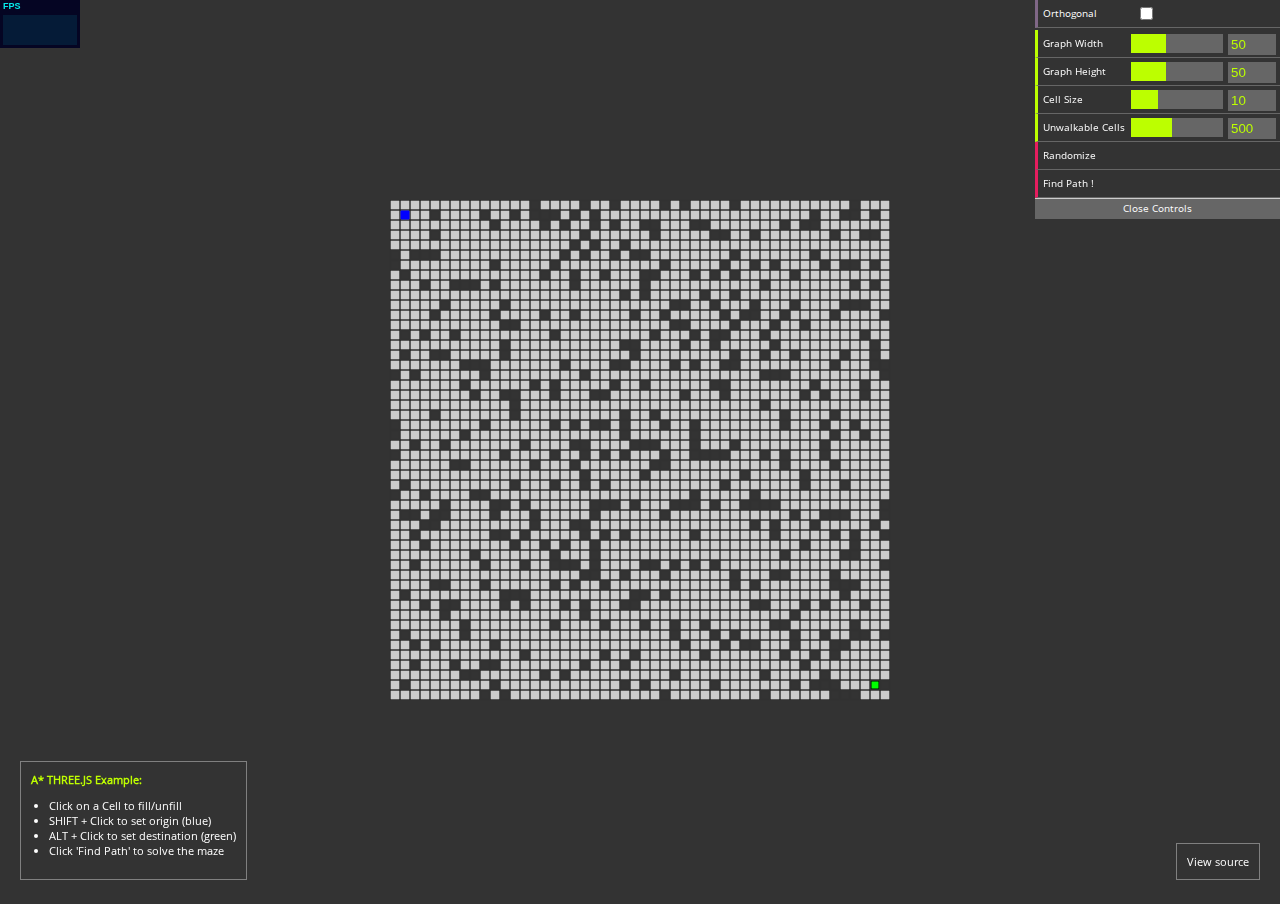
<file: examples/2d/index.html>
<!DOCTYPE html>
<html lang="en">
<head>
    <meta charset="UTF-8">
    <title>ASTAR </title>
    <link rel="stylesheet" type="text/css" href="../css/main.css"/>
    <script src="../../libs/createjs-2015.11.26.min.js"></script>
    <script src="../../libs/stats.min.js"></script>
    <script src="../../libs/dat.gui.min.js"></script>
    <script src="../../js/AStar.js"></script>
    <script src="js/MapView.js"></script>
    <link rel="stylesheet" type="text/css" href="../css/gui.css"/>

    <script>
        var stage;
        var graph
        var view;

        var settings = {orthogonal: false, numBlocks: 500, width:50, height:50, cellSize:10}


        function init() {

            stage = new createjs.Stage("playground");
            graph = new AStarGraph(settings.width, settings.height);

            randomize(settings.numBlocks);

            view = new MapView(graph, settings.cellSize);
            stage.addChild(view);
            createjs.Ticker.addEventListener("tick", stage);

            //GUI Settings
            var gui = new dat.GUI();
            gui.add(settings, 'orthogonal').name('Orthogonal');


            var width = gui.add(settings, 'width', 20, 100).step(1).name('Graph Width')
            var height = gui.add(settings, 'height', 20, 100).step(1).name('Graph Height')
            var cellSize = gui.add(settings, 'cellSize', 6, 20).step(1).name('Cell Size');

            width.onFinishChange(function (value) {
                graph.clear();
                graph = new AStarGraph(value, settings.height);
                randomize(settings.numBlocks);
                view.setup(graph, settings.cellSize)
                resize()

            })

            height.onFinishChange(function (value) {
                graph.clear();
                graph = new AStarGraph(settings.width, value);
                randomize(settings.numBlocks);
                view.setup(graph, settings.cellSize)
                resize()

            })
            cellSize.onFinishChange(function (value) {
                graph.clear();
                graph = new AStarGraph(settings.width, settings.height);
                randomize(settings.numBlocks);
                view.setup(graph, settings.cellSize)
                resize()

            })

            var numBlocks = gui.add(settings, 'numBlocks', 100, 1000).step(1).name('Unwalkable Cells').listen();

            numBlocks.onFinishChange(function (value) {
                graph.clear();
                randomize(parseInt(value))
                view.drawMap()
            })

            gui.add({
                randomize: function () {
                    graph.clear()
                    randomize(settings.numBlocks)
                    view.drawMap()
                }
            }, "randomize").name("Randomize")

            gui.add({
                solve: function () {
                    solve()
                }
            }, "solve").name("Find Path !")

            stats = new Stats();
            stats.domElement.style.position = 'absolute';
            stats.domElement.style.bottom = '0px';
            stats.domElement.style.left = '0px';
            stats.domElement.style.zIndex = 100;
            document.body.appendChild(stats.domElement);

            update();

            view.on("mousedown", function (evt) {
                view.solutionView.graphics.clear();
                document.getElementById('result').innerHTML = "";
                var x = parseInt((evt.stageX-view.x) / view.cellSize);
                var y = parseInt((evt.stageY-view.y) / view.cellSize);

                if (evt.nativeEvent.shiftKey) {
                    view.originView.x = x * view.cellSize;
                    view.originView.y = y * view.cellSize;
                    view.origin.x = x;
                    view.origin.y = y;
                    return;
                }
                else if (evt.nativeEvent.altKey) {
                    view.destinationView.x = x * view.cellSize;
                    view.destinationView.y = y * view.cellSize;
                    view.destination.x = x;
                    view.destination.y = y;
                    return;
                }
                graph.getCellAt(x, y).walkable = !graph.getCellAt(x, y).walkable;
                if(graph.getCellAt(x, y).walkable)
                    settings.numBlocks--;
                else
                    settings.numBlocks++;
                view.drawMap();

            })
            resize();
        }


        update = function () {
            requestAnimationFrame(update);
            stats.update();
        }


        solve = function () {

            if(!graph.getCellAt(view.destination.x, view.destination.y).walkable)
                graph.getCellAt(view.destination.x, view.destination.y).walkable=true;

            view.clearSolution()
            document.getElementById('result').innerHTML = "";

            var solution = graph.solve(view.origin, view.destination, settings.orthogonal);
            var message=""
            switch (solution.description) {
                case AStarGraph.INVALID_DESTINATION:
                    message = "Destination point is filled!"
                    break;
                case AStarGraph.NO_PATH:
                    message="No path beetween points!"
                    break;
                case AStarGraph.TOO_LONG:
                    message = "Too many !"
                    break;
                case AStarGraph.UNSOLVED:
                    message = "Unable to find path"
                    break;
                case AStarGraph.SOLVED:
                    message = "Path found!";
                    if (solution.path != null) {
                        message += "(" + solution.path.length + " steps)";
                        view.showSolution(solution.path)
                    }
                    break;
            }
            document.getElementById('result').innerHTML = message;
        }


        function randomize(fills) {
            document.getElementById('result').innerHTML = "";
            for (var i = 0; i < fills; i++) {
                var x = parseInt(Math.random() * settings.width);
                var y = parseInt(Math.random() * settings.height);
                graph.getCellAt(x, y).walkable = false;
            }
        }

        function resize() {
            stage.canvas.width = window.innerWidth;
            stage.canvas.height = window.innerHeight;
            view.x = (stage.canvas.width - view.width) * .5;
            view.y = (stage.canvas.height - view.height) * .5;
        }

        window.addEventListener('resize', resize, false);
    </script>
</head>

<body onload="init()">
    <canvas id="playground"></canvas>
    <div id="result"></div>
    <div id="msg">
        <span style="color:#BFFF00; font-weight: bold">A* THREE.JS Example:</span>
        <ul>
            <li>Click on a Cell to fill/unfill </li>
            <li>SHIFT + Click to set origin      (blue)</li>
            <li>ALT   + Click to set destination (green)</li>
            <li>Click 'Find Path' to solve the maze</li>
        </ul>
    </div>

    <a href="https://github.com/erosmarcon/astar-js/blob/master/examples/2d/index.html" target="_blank">
        <div class="view-source">View source</div>
    </a>
</body>
</html>
</file>
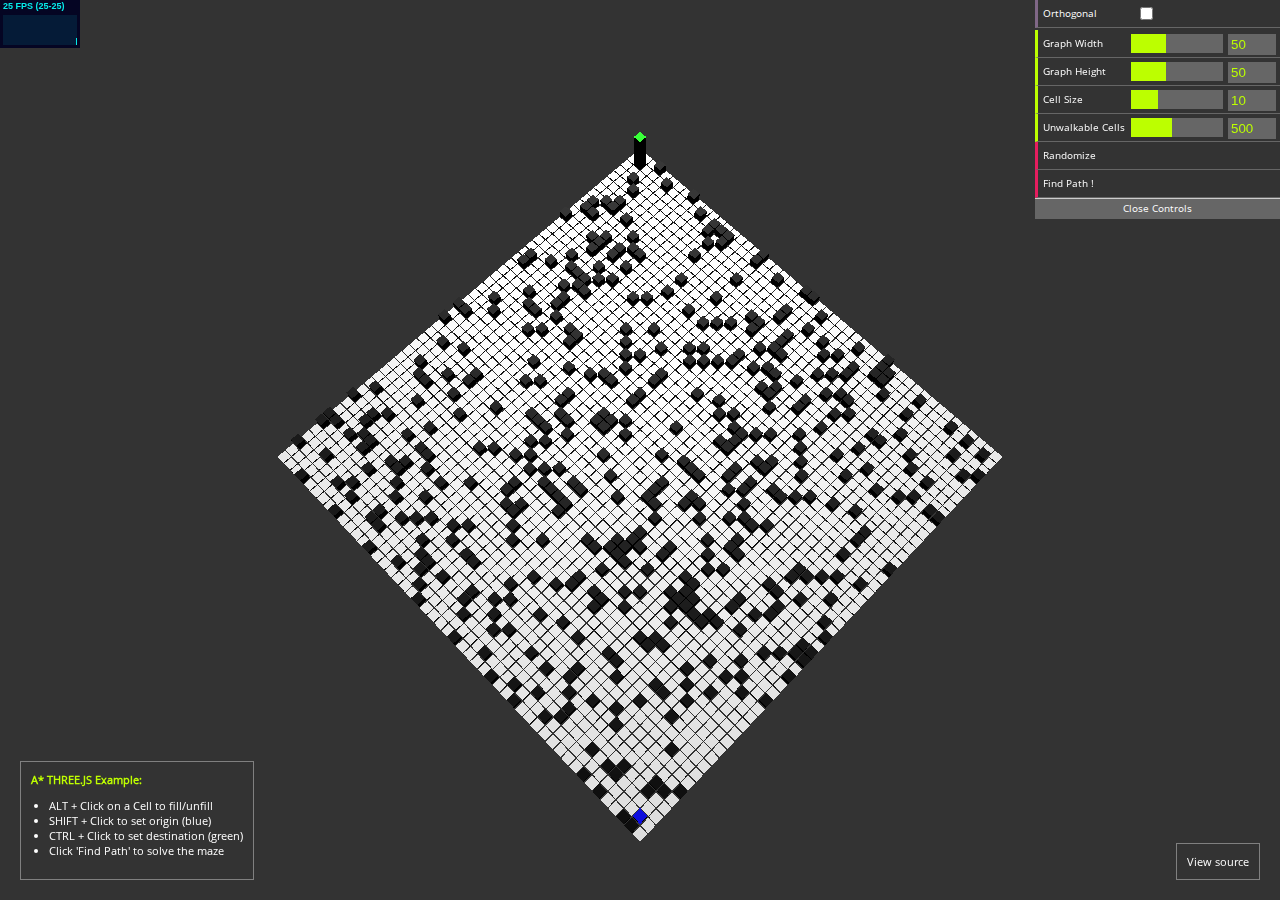
<file: examples/3d/index.html>
<!DOCTYPE html>
<html lang="en">
<head>
    <meta charset="UTF-8">
    <title>ASTAR </title>
    <link rel="stylesheet" type="text/css" href="../css/main.css"/>

    <script src="../../libs/three.min.js"></script>
    <script src="../../libs/dat.gui.min.js"></script>
    <script src="../../libs/stats.min.js"></script>
    <script src="js/threejs/controls/OrbitControls.js"></script>
    <script src="../../js/AStar.js"></script>
    <script src="js/MapView.js"></script>

    <link rel="stylesheet" type="text/css" href="../css/gui.css"/>
</head>
<script>

    var scene, renderer, camera, controls, stats;
    var container, graph, view;
    var settings = {orthogonal: false, numBlocks: 500, width:50, height:50, cellSize:10}

    function init(element) {
        container = document.getElementById(element);
        camera = new THREE.PerspectiveCamera(45, window.innerWidth / window.innerHeight, 1, 50000);
        scene = new THREE.Scene();

        renderer = new THREE.WebGLRenderer({alpha: true});
        renderer.setClearColor(0x333333, 0);
        renderer.setSize(window.innerWidth, window.innerHeight);
        renderer.domElement.style.position = 'absolute';
        renderer.domElement.style.top = 0;
        container.appendChild(renderer.domElement);

        camera.position.set(0, 1000, 0);
        camera.lookAt(new THREE.Vector3(0, 0, 0));

        controls = new THREE.OrbitControls(camera, renderer.domElement);
        controls.maxPolarAngle = Math.PI * 0.5;
        controls.minDistance = 100;
        controls.maxDistance = 30000;

        stats = new Stats();
        stats.domElement.style.position = 'absolute';
        stats.domElement.style.bottom = '0px';
        stats.domElement.style.left = '0px'
        stats.domElement.style.zIndex = 100;
        container.appendChild(stats.domElement);

        var dirLight = new THREE.DirectionalLight(0xffffff, 1);
        dirLight.position.set(50, 100, 50);
        scene.add(dirLight);

        graph = new AStarGraph(settings.width, settings.height);
        randomize(settings.numBlocks);


        view = new MapView3D(graph, settings.cellSize)
        scene.add(view);
        lookAtCenter()


        //Gui
        var gui = new dat.GUI();
        gui.add(settings, 'orthogonal').name('Orthogonal');
        var width = gui.add(settings, 'width', 20, 100).step(1).name('Graph Width')
        var height = gui.add(settings, 'height', 20, 100).step(1).name('Graph Height')

        width.onFinishChange(function (value) {
            graph.clear();
            graph = new AStarGraph(value, settings.height);
            randomize(settings.numBlocks);
            view.graph=graph;
            view.drawMap();
            lookAtCenter()

        })

        height.onFinishChange(function (value) {
            graph.clear();
            graph = new AStarGraph(settings.width, value);
            randomize(settings.numBlocks);
            view.graph=graph;
            view.drawMap();
            lookAtCenter()

        })

        var cellSize = gui.add(settings, 'cellSize', 6, 20).step(1).name('Cell Size');

        cellSize.onFinishChange(function (value) {
            graph.clear();
            graph = new AStarGraph(settings.width, settings.height);
            randomize(settings.numBlocks);
            view.graph=graph;
            view.cellSize=value
            view.drawMap();
            lookAtCenter()

        })


        var numBlocks = gui.add(settings, 'numBlocks', 100, 1000).step(1).name('Unwalkable Cells').listen();;
        numBlocks.onFinishChange(function (value) {
            graph.clear();
            randomize(parseInt(value))
            view.drawMap()
        })
        gui.add({
            randomize: function () {
                graph.clear()
                randomize(settings.numBlocks)
                view.drawMap()
            }
        }, "randomize").name("Randomize")

        gui.add({
            solve: function () {
                solve()
            }
        }, "solve").name("Find Path !")

        window.addEventListener('resize', onWindowResize, false);
        document.addEventListener('mousedown', onClick, false);
        animate();
    }


    function lookAtCenter()
    {
        var centerX = graph.width * view.cellSize * .5;
        var centerZ = graph.height * view.cellSize * .5;
        controls.target = new THREE.Vector3(centerX, 0, centerZ);
    }


    function onClick(event) {
        var mouse3D = new THREE.Vector3(( event.clientX / window.innerWidth ) * 2 - 1, -( event.clientY / window.innerHeight ) * 2 + 1, 0.5);
        mouse3D.unproject(camera);
        var raycaster = new THREE.Raycaster(camera.position, mouse3D.sub(camera.position).normalize());
        var intersects = raycaster.intersectObjects(scene.children, true);
        if (intersects.length > 0) {
            var x = parseInt(intersects[0].object.position.x / view.cellSize);
            var y = parseInt(intersects[0].object.position.z / view.cellSize);
            if (event.altKey) {
                graph.getCellAt(x, y).walkable = !graph.getCellAt(x, y).walkable;
                if(graph.getCellAt(x, y).walkable)
                    settings.numBlocks--
                else
                    settings.numBlocks++
                view.drawMap()
            }
            else if (event.ctrlKey) {
                view.origin = {x: x, y: y}
                view.drawMap()
            }
            else if (event.shiftKey) {
                view.destination = {x: x, y: y}
                view.drawMap()
            }
        }
    }

    function solve() {
        if(!graph.getCellAt(view.destination.x, view.destination.y).walkable)
            graph.getCellAt(view.destination.x, view.destination.y).walkable=true;

        document.getElementById('result').innerHTML = "";

        var solution = graph.solve(view.origin, view.destination, settings.orthogonal);
        var message=""
        switch (solution.description) {
            case AStarGraph.INVALID_DESTINATION:
                message = "Destination point is filled!"
                break;
            case AStarGraph.NO_PATH:
                message="No path beetween points!"
                break;
            case AStarGraph.TOO_LONG:
                message = "Too many !"
                break;
            case AStarGraph.UNSOLVED:
                message = "Unable to find path"
                break;
            case AStarGraph.SOLVED:
                message = "Path solved!";
                if (solution.path != null) {
                    message = "Path found! (" + solution.path.length + " steps)";
                    view.showSolution(solution.path)
                }
                break;
        }
        document.getElementById('result').innerHTML = message;
    }

    function randomize(fills) {
        for (var i = 0; i < fills; i++) {
            var x = parseInt(Math.random() * settings.width);
            var y = parseInt(Math.random() * settings.height);
            graph.getCellAt(x, y).walkable = false;
        }
    }

    function onWindowResize() {
        camera.aspect = window.innerWidth / window.innerHeight;
        camera.updateProjectionMatrix();
        renderer.setSize(window.innerWidth, window.innerHeight);
    }

    function animate() {
        requestAnimationFrame(animate);
        controls.update();
        renderer.render(scene, camera);
        stats.update();
    }



</script>
<body onload="init('container')">

<div id="result"></div>
<div id="container"></div>
<div id="msg">
    <span style="color:#BFFF00; font-weight: bold">A* THREE.JS Example:</span>
    <ul>
        <li>ALT + Click on a Cell to fill/unfill </li>
        <li>SHIFT + Click to set origin     (blue)</li>
        <li>CTRL + Click to set destination (green)</li>
        <li>Click 'Find Path' to solve the maze</li>
    </ul>
</div>

<a href="https://github.com/erosmarcon/astar-js/blob/master/examples/3d/index.html" target="_blank">
    <div class="view-source">View source</div>
</a>




</body>
</html>
</file>
<file: examples/css/main.css>
@font-face {
    font-family: 'opensans';
    src: url('../assets/fonts/open-sans/open-sans-v13-latin-regular.woff2') format('woff2'), url('../assets/fonts/open-sans/open-sans-v13-latin-regular.woff') format('woff');
    font-weight: normal;
    font-style: normal;
}

@font-face {
    font-family: 'opensans-bold';
    src: url('../assets/fonts/open-sans/open-sans-v13-latin-700.woff2') format('woff2'), url('../assets/fonts/open-sans/open-sans-v13-latin-700.woff') format('woff');
    font-weight: normal;
    font-style: normal;
}

body {
    color: #FFFFFF;
    background-color: #333333;
    margin: 0;
    overflow: hidden;
    padding: 0;
    height: 100%;
}

a {
    color: #FFFFFF;
}

ul {
    padding-left: 18px;
}

.view-source {
    font-family: 'opensans';
    right: 20px;
    bottom: 20px;
    position: absolute;
    font-size: 11px;
    border: 1px solid gray;
    background-color: rgba(51, 51, 51, 0.5);
    padding: 10px;
    cursor: pointer;
    cursor: hand;
}

.view-source:hover {
    background-color: rgba(0, 0, 0, 0.2);
    color: #BCFF00;
}

#container {
    position: absolute;
}

#loading-msg {
    font-family: 'opensans-bold';
    position: absolute;
    font-size: 11px;
    top: 50%;
    width: 100%;
    text-align: center;
    color: #BCFF00;
}

#result {
    padding: 10px;
    font-family: 'opensans';
    margin: auto;
    bottom: 20px;
    position: absolute;
    font-size: 18px;
    font-weight: bold;
    top: 50px;
    pointer-events: none;
    color: #BCFF00;
    width: 100%;
    text-align: center;
    text-shadow: 2px 2px #000000;
}

#msg {

    border: 1px solid gray;
    background-color: rgba(51, 51, 51, 0.7);
    padding: 10px;
    font-family: 'opensans';
    left: 20px;
    bottom: 20px;
    position: absolute;
    font-size: 11px;
}
</file>
<file: examples/css/gui.css>
@font-face
{
    font-family: 'opensans';
    src: url('../assets/fonts/open-sans/open-sans-v13-latin-regular.woff2') format('woff2'), url('../assets/fonts/open-sans/open-sans-v13-latin-regular.woff') format('woff');
    font-weight: normal;
    font-style: normal;
}

@font-face
{
    font-family: 'opensans-bold';
    src: url('../assets/fonts/open-sans/open-sans-v13-latin-700.woff2') format('woff2'), url('../assets/fonts/open-sans/open-sans-v13-latin-700.woff') format('woff');
    font-weight: normal;
    font-style: normal;
}


.dg.main.taller-than-window .close-button {
    border-top: 1px solid #CCCCCC;
}

.dg.main .close-button {
    background-color: #666666;
    border-top: 1px solid #CCCCCC;
}

.dg.main.a{
    margin:0px
}


.dg.main .close-button:hover {
    background-color: #888888;
}

.dg {
    color: #FFFFFF;
    text-shadow: none !important;
    font-size: 10px;
    font-family: 'opensans';


}

.dg.main::-webkit-scrollbar {
    background: #fafafa;
}

.dg.main::-webkit-scrollbar-thumb {
    background: #bbb;
}

.dg li:not(.folder) {
    background: #333333;
    border-bottom: 1px solid #666666;
}

.dg li.folder {
    background: #333333;
    border-bottom: 1px dotted #333333;
}

.dg li.save-row .button {
    text-shadow: none !important;
}

.dg li.title {
    background: #666666 url([data-uri]) 6px 10px no-repeat;
    color: #BCFF00;
}

.dg .cr.function:hover,.dg .cr.boolean:hover {
    background: #666666;
}

.dg .c input[type=text] {
    background: #666666;
}

.dg .c input[type=text]:hover {
    background: #666666;
}

.dg .c input[type=text]:focus {
    background: #888888;
    color: #FFFFFF;
}

.dg .c .slider {
    background: #666666;
}

.dg .c .slider:hover {
    background: #666666;;
}


.dg .c .slider-fg {
    background: #BCFF00;
}

.dg .c .slider:hover .slider-fg {
    background: #BCFF00;
}

.dg .cr.number {
    border-left: 3px solid #BCFF00;
}

.dg .cr.number input[type=text] {
    color: #BCFF00;
}
</file>
